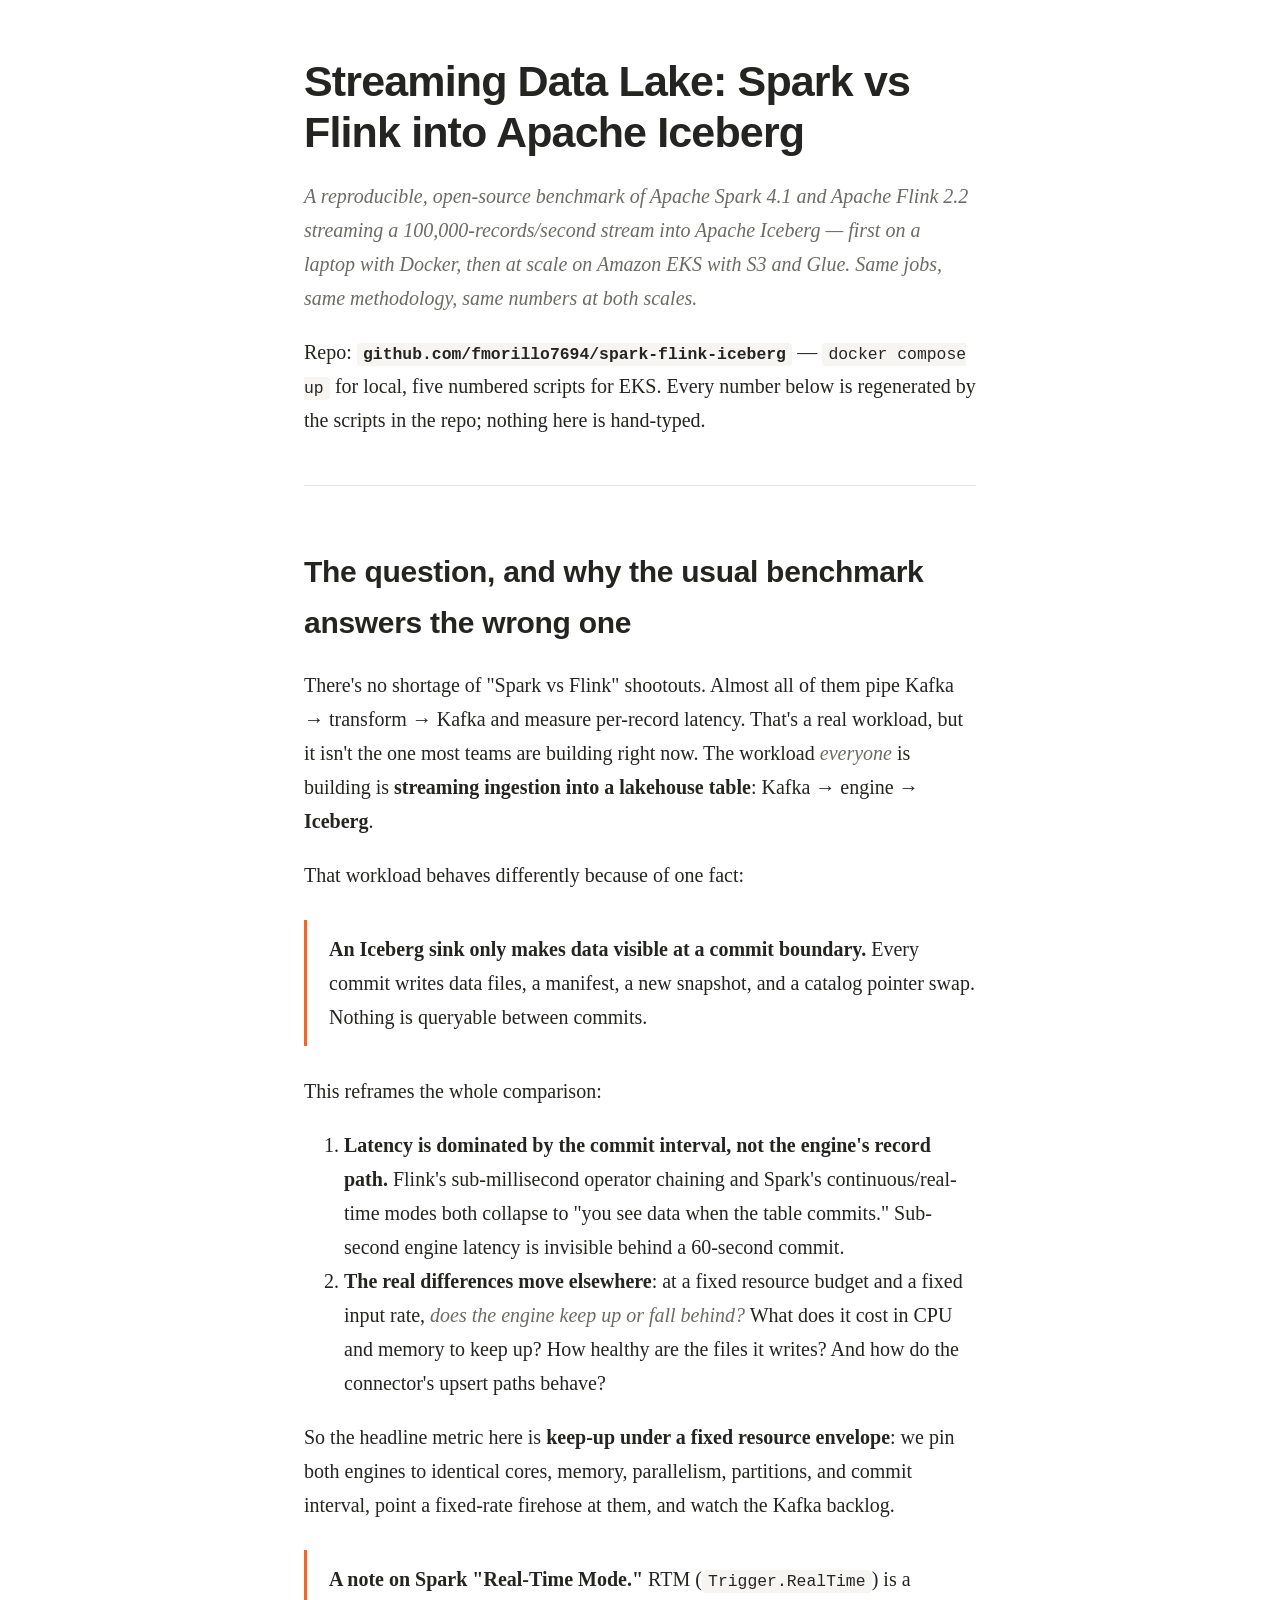
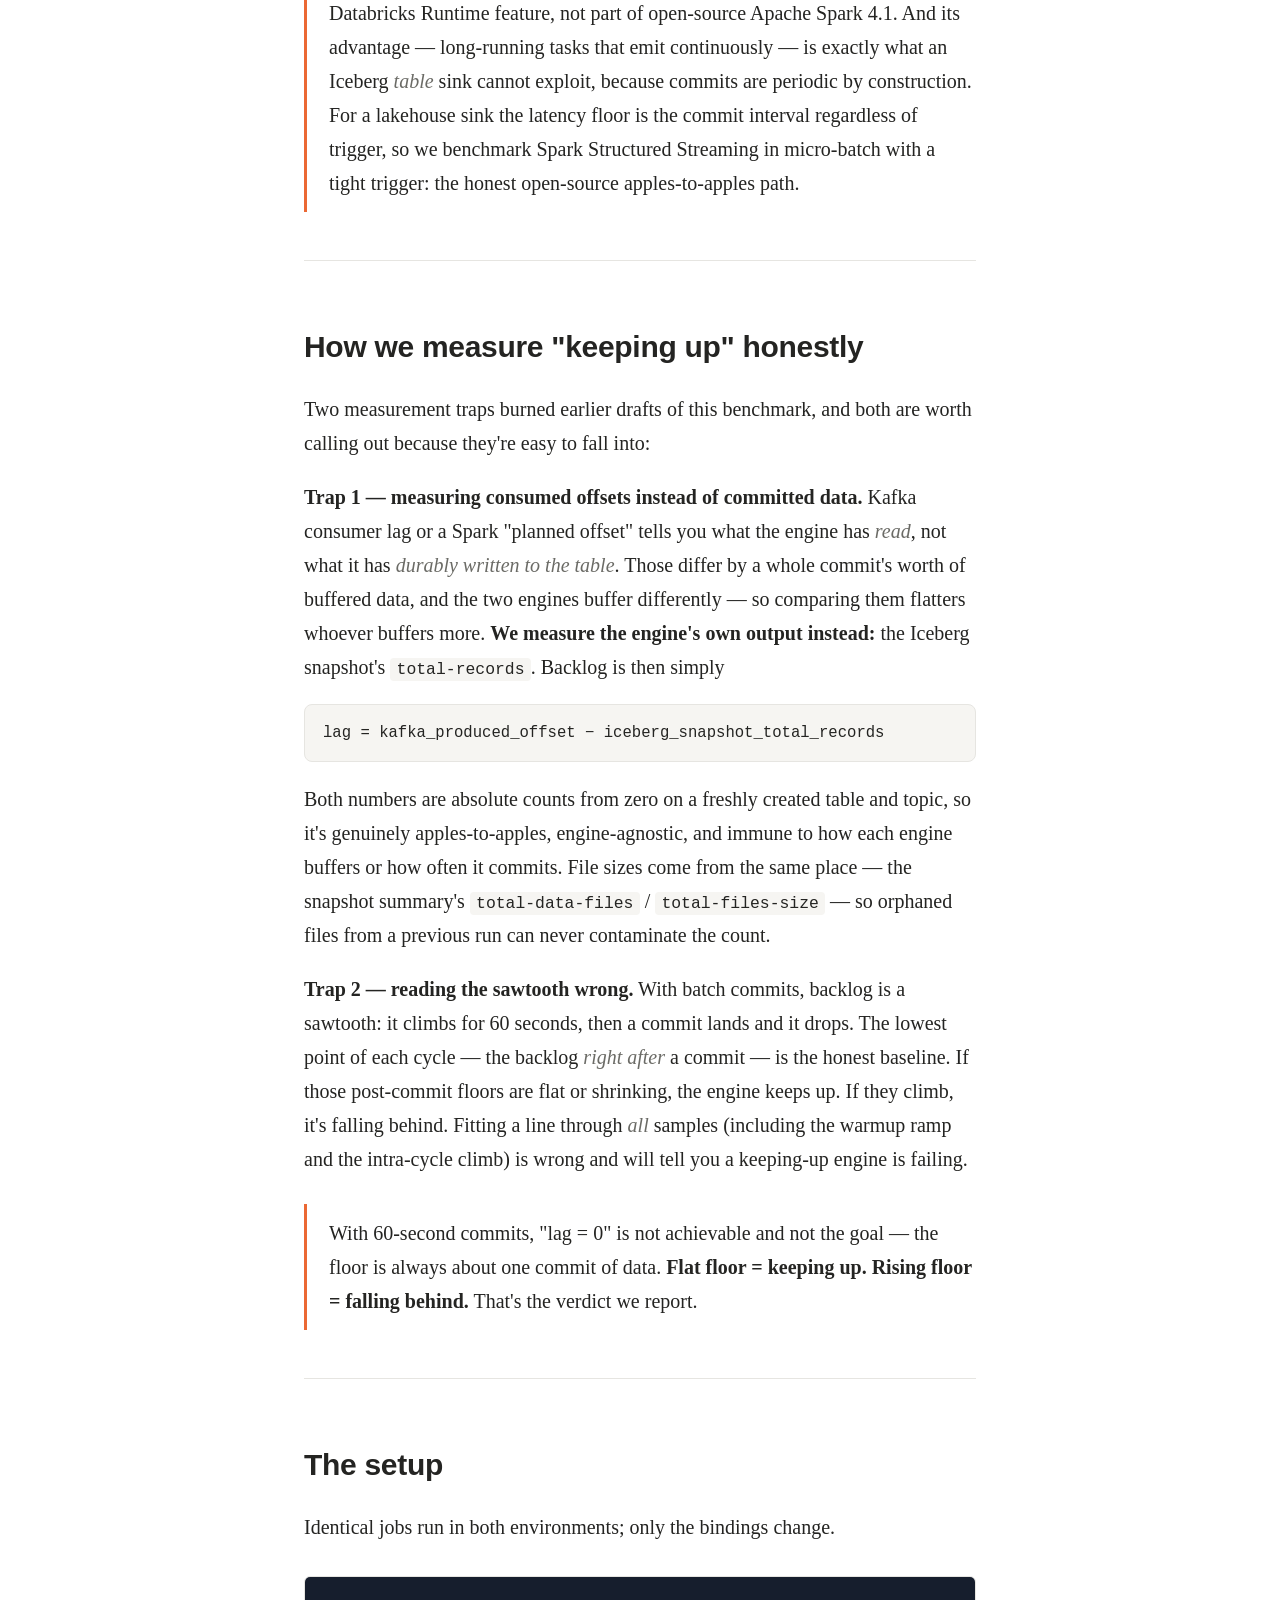
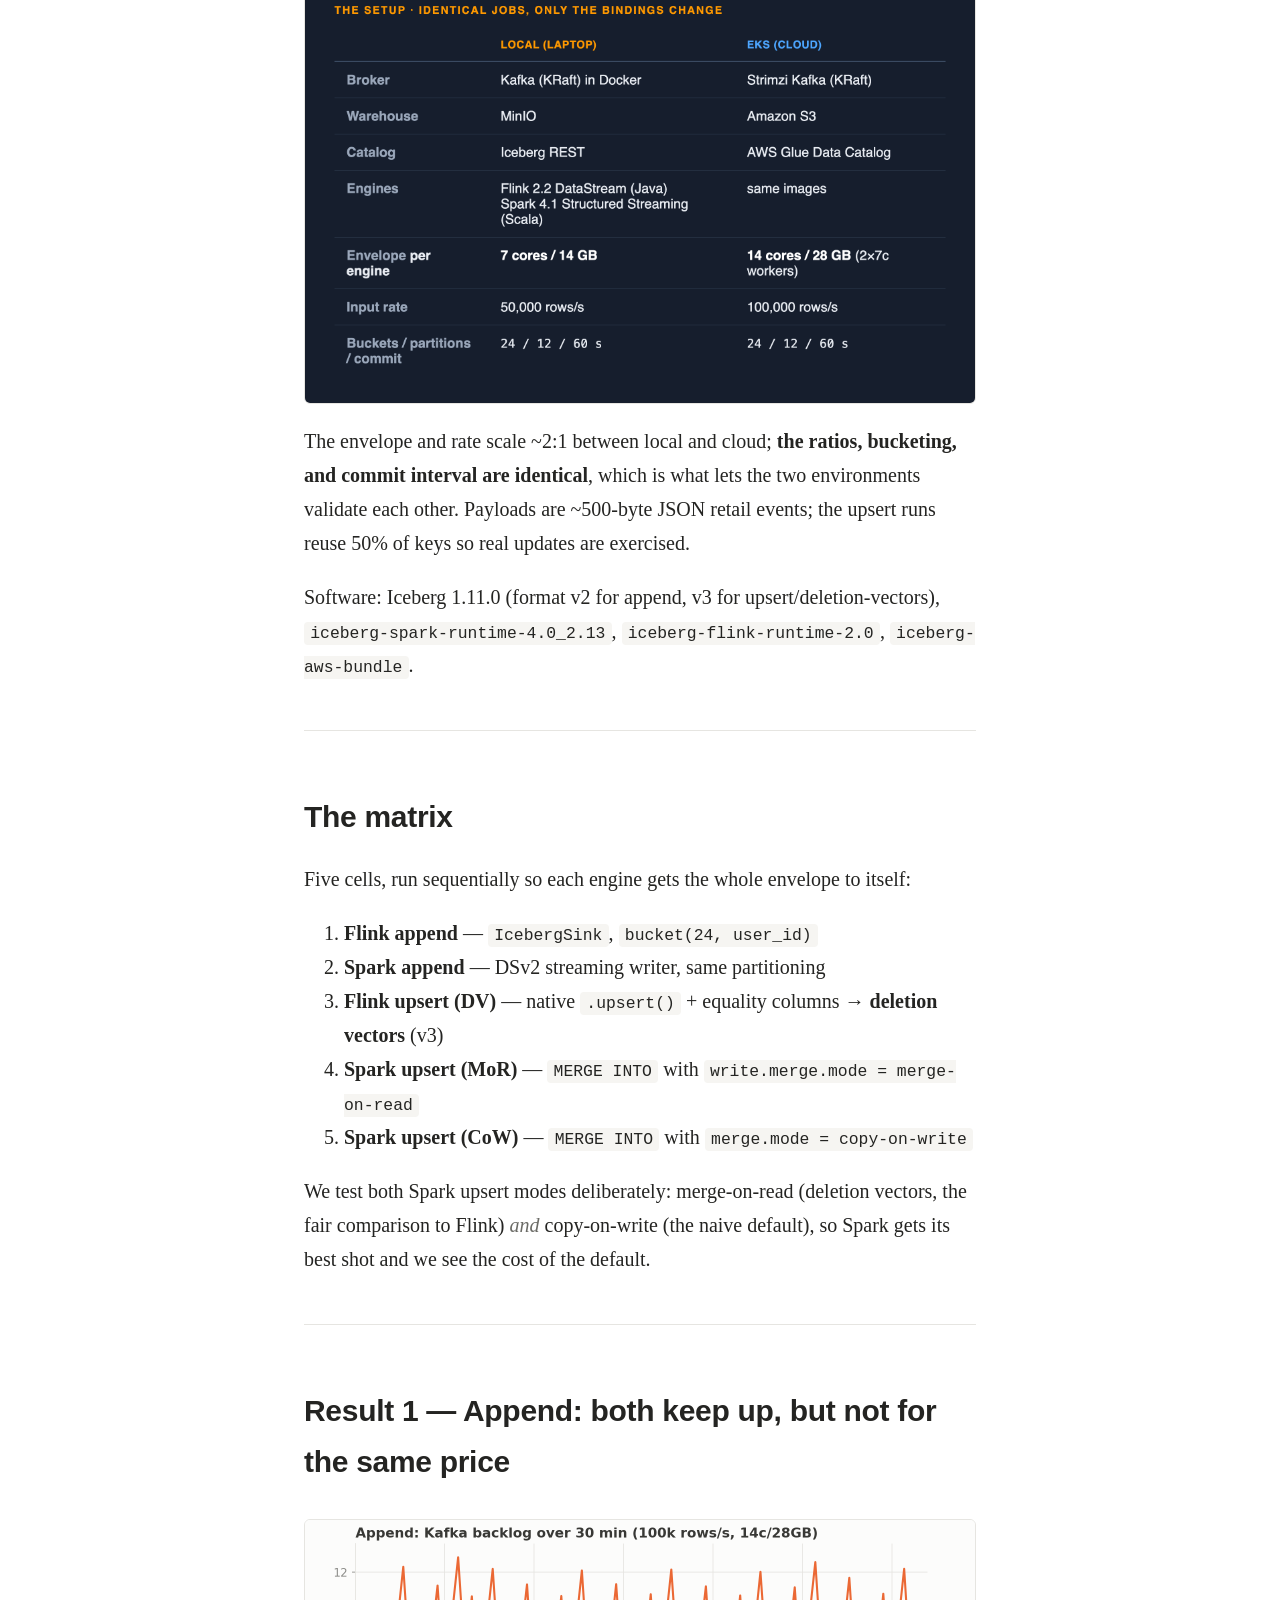
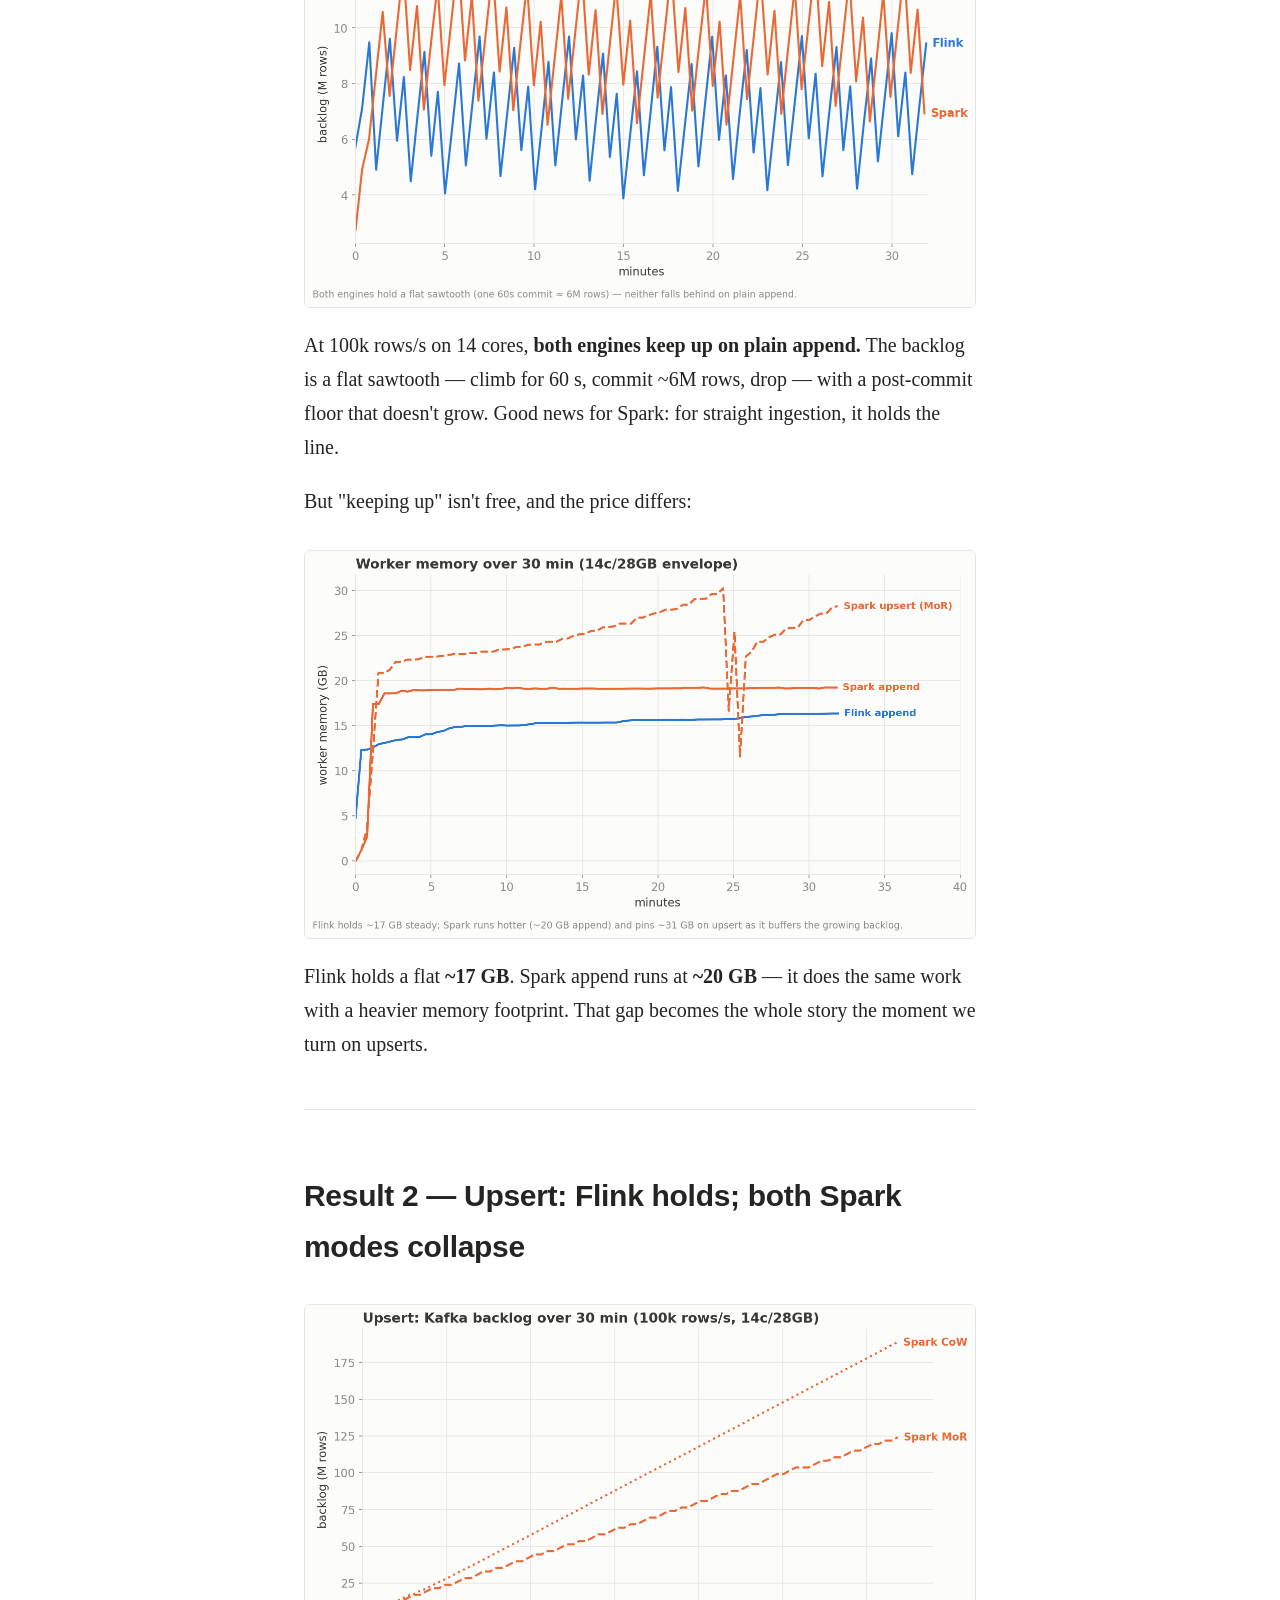
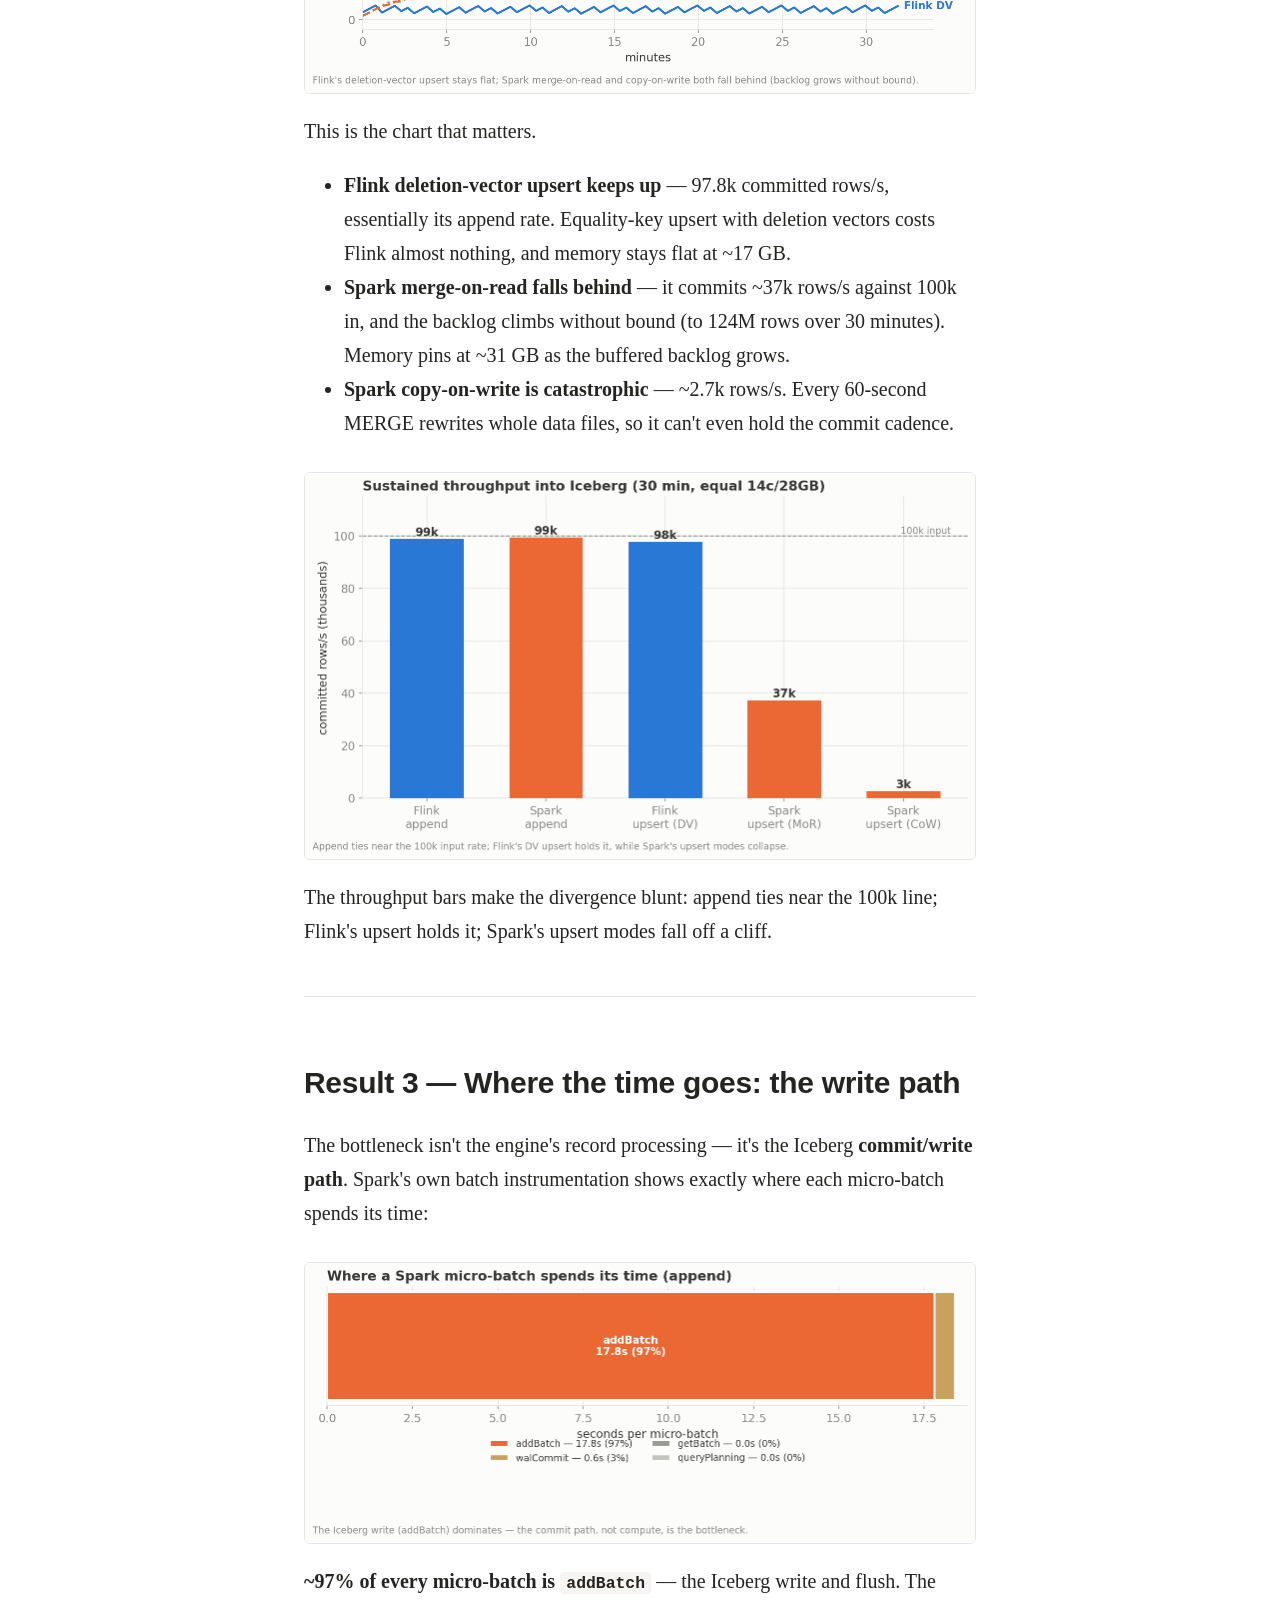
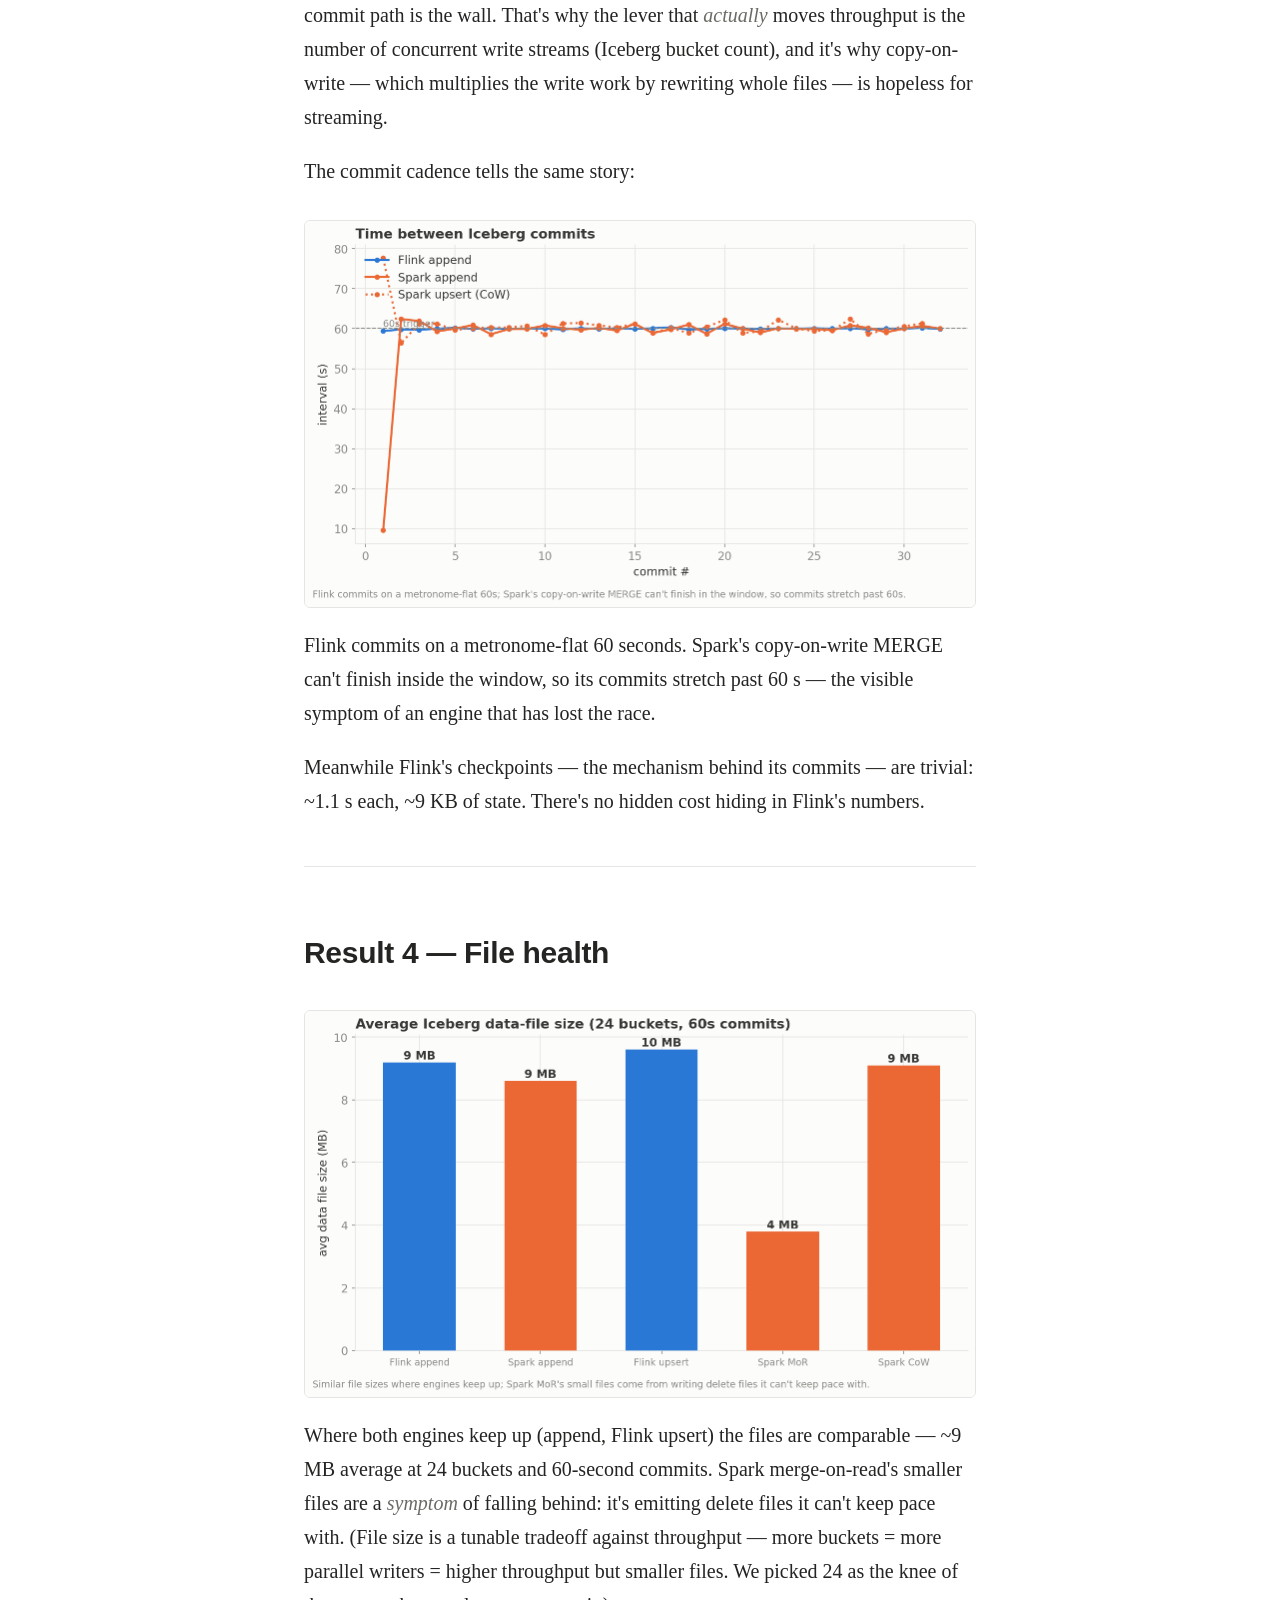
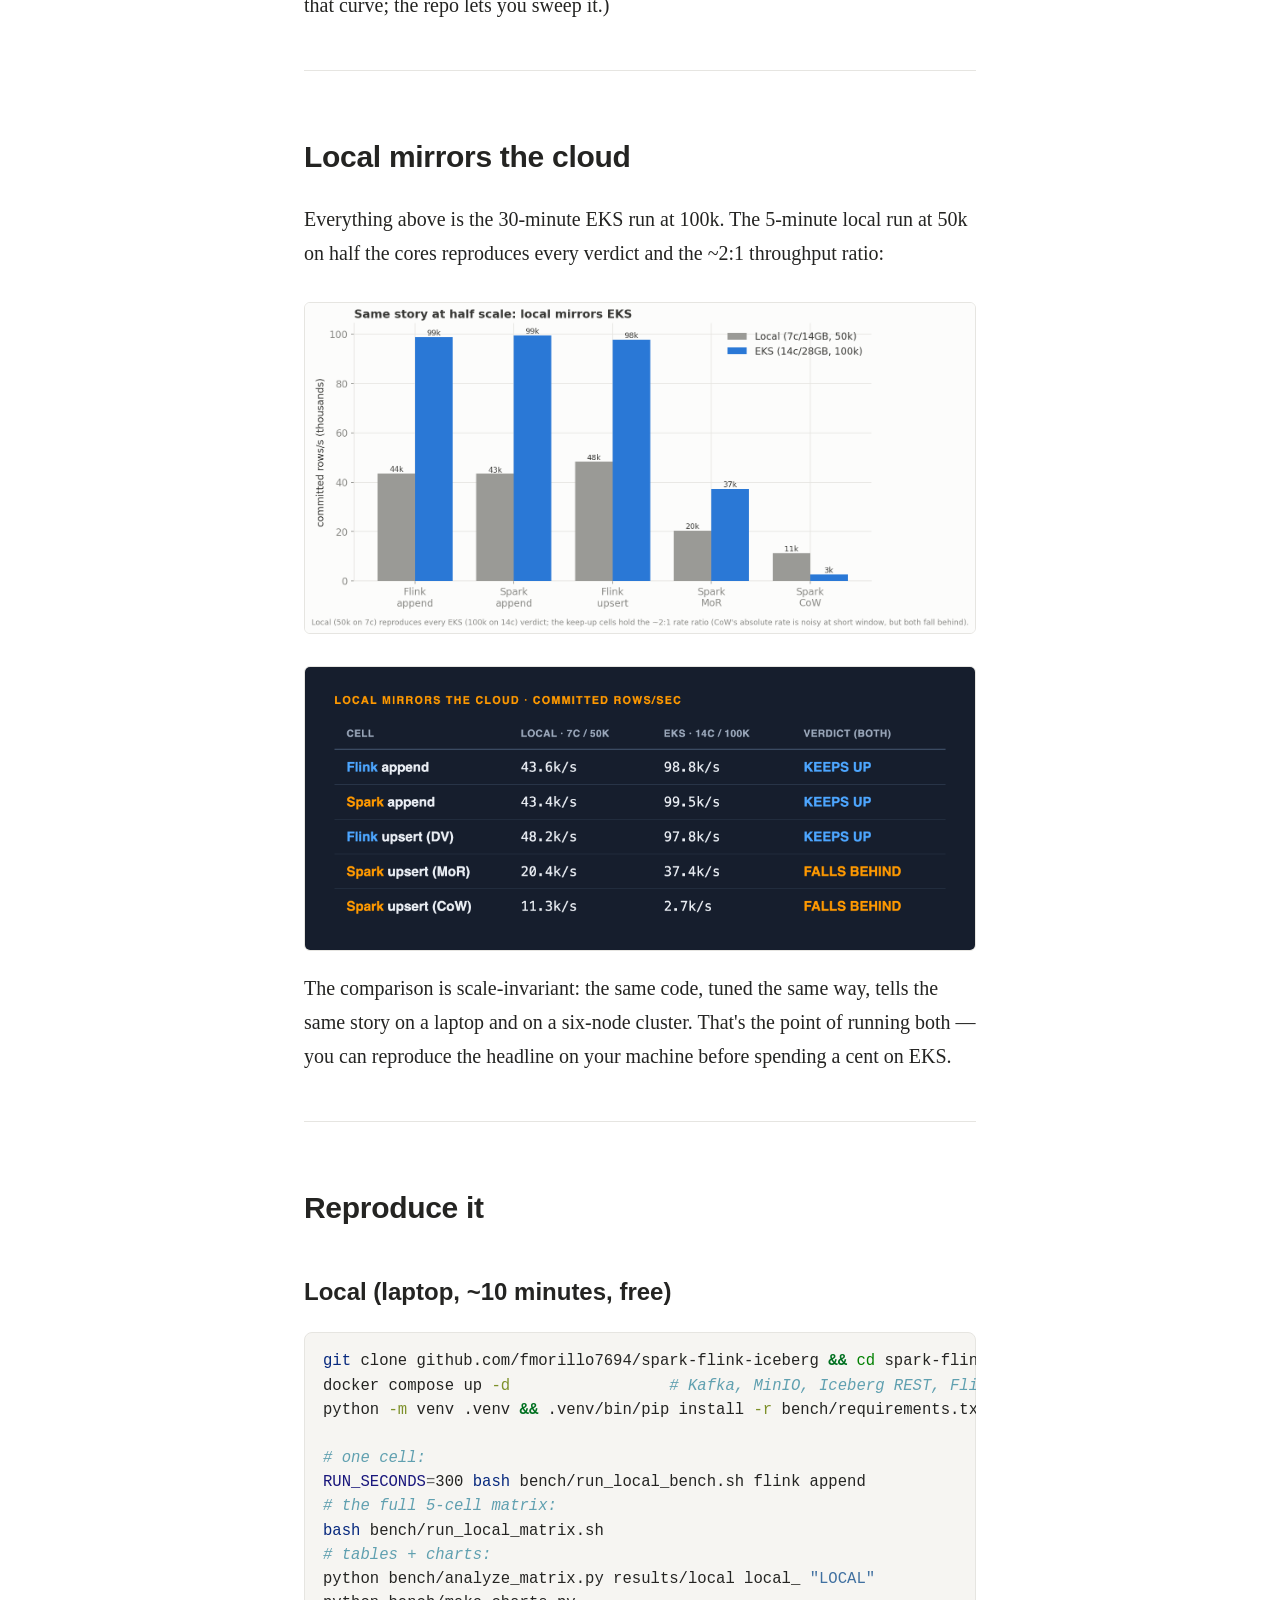
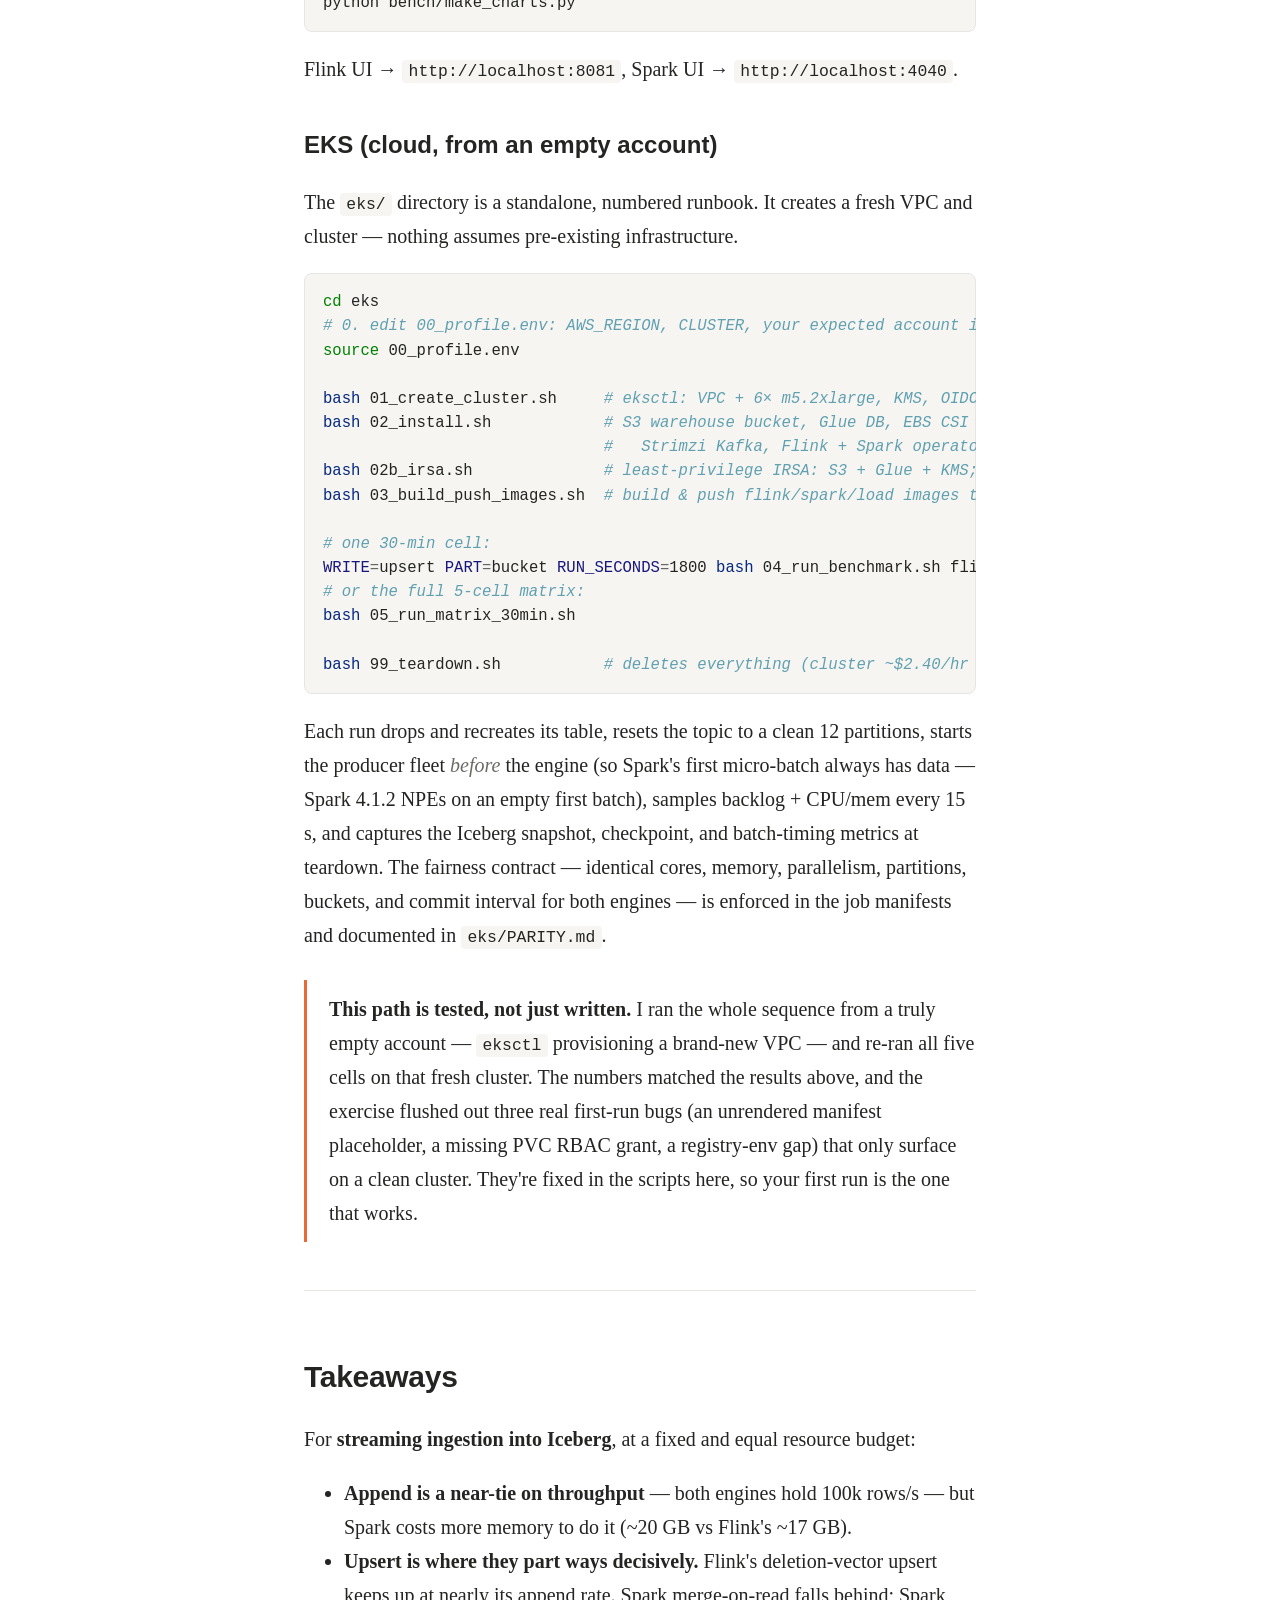
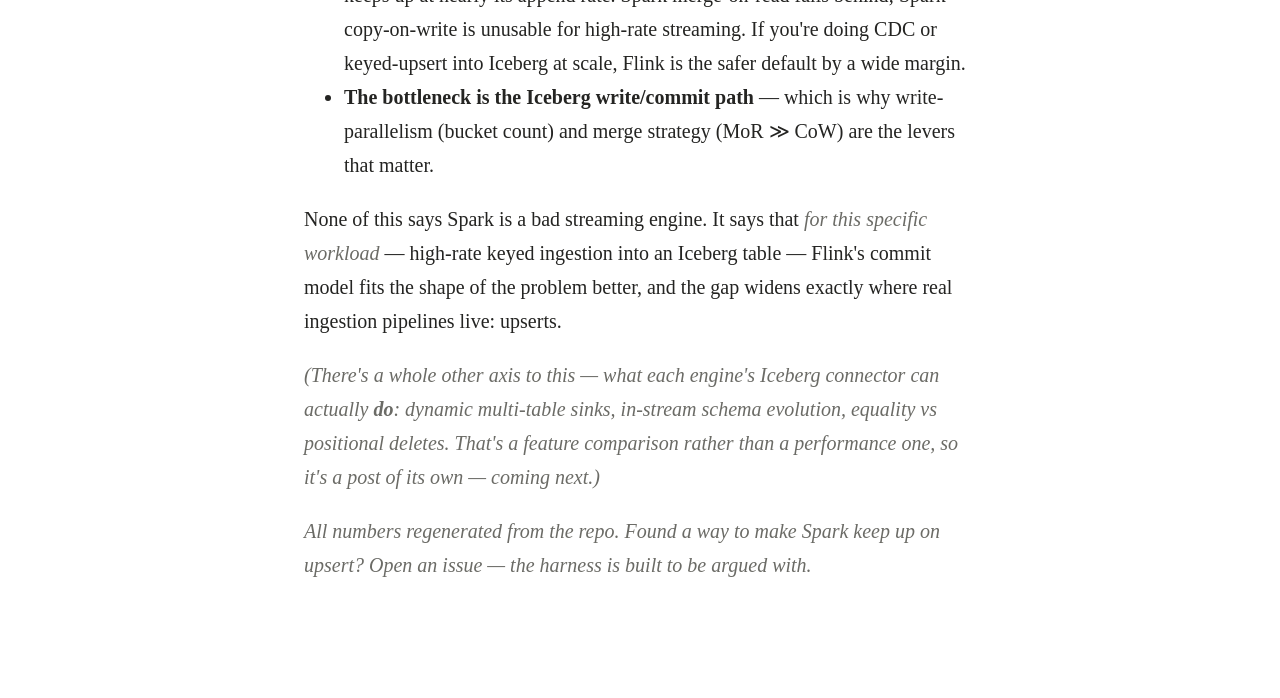
<file: index.html>
<!doctype html>
<meta charset="utf-8">
<title>Spark vs Flink for streaming into Apache Iceberg</title>
<meta http-equiv="refresh" content="0; url=./blog/spark-vs-flink-iceberg.html">
<link rel="canonical" href="./blog/spark-vs-flink-iceberg.html">
<p>Redirecting to <a href="./blog/spark-vs-flink-iceberg.html">the post</a>…</p>
</file>
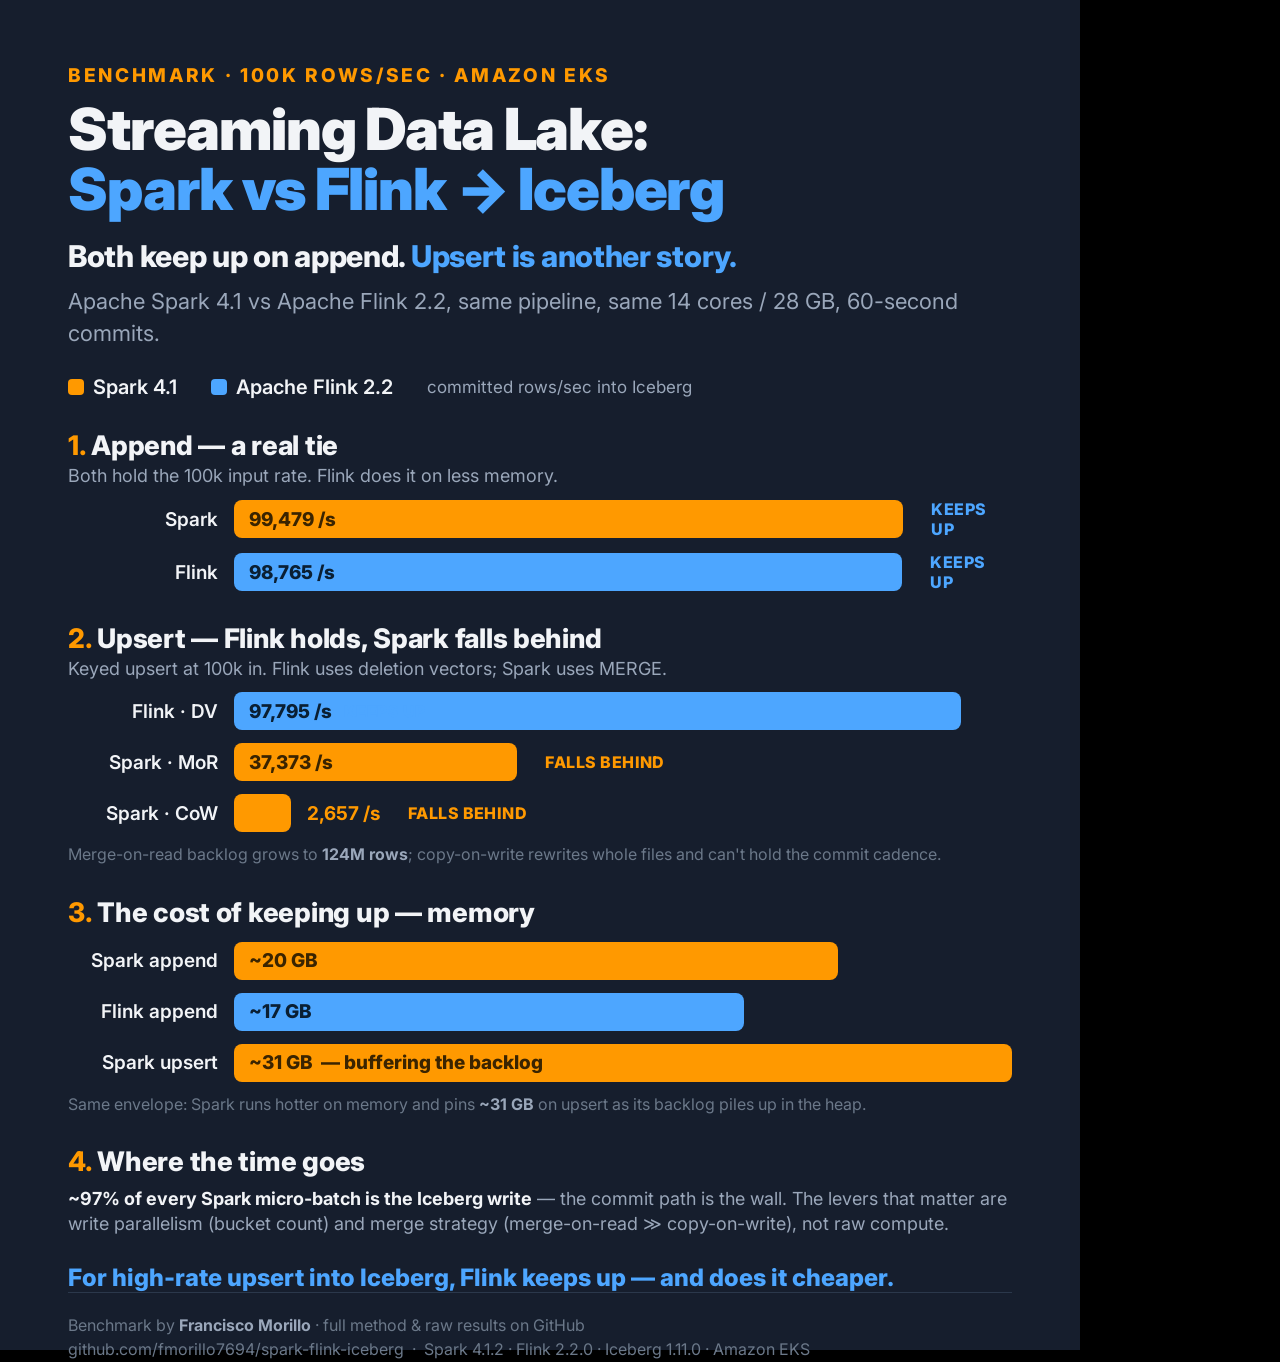
<file: blog/summary_card.html>
<!doctype html>
<html lang="en">
<head>
<meta charset="utf-8">
<style>
  @import url('https://fonts.googleapis.com/css2?family=Inter:wght@400;500;600;700;800;900&display=swap');
  * { margin:0; padding:0; box-sizing:border-box; }
  :root{
    /* AWS palette: Squid Ink navy bg, AWS orange (Spark) + AWS blue (Flink). */
    --bg:#161E2D; --panel:#1b2536; --panel2:#151d2b;
    --ink:#f2f4f7; --muted:#9aa7ba; --faint:#6b7889;
    --spark:#ff9900; --spark-d:#7a4d0a;   /* AWS orange */
    --flink:#4da6ff; --flink-d:#1f4a73;    /* AWS blue */
    --rule:#2b384b;
  }
  html,body{ background:#000; }
  .card{
    width:1080px; height:1350px; background:var(--bg); color:var(--ink);
    font-family:'Inter',system-ui,sans-serif; padding:64px 68px 48px;
    display:flex; flex-direction:column;
  }
  .kicker{ color:var(--spark); font-weight:800; font-size:19px; letter-spacing:.14em; text-transform:uppercase; }
  h1{ font-size:66px; line-height:1.04; font-weight:900; letter-spacing:-.02em; margin-top:14px; }
  h1 .g{ color:var(--flink); }
  .finding{ font-size:30px; font-weight:800; letter-spacing:-.01em; margin-top:18px; color:var(--ink); }
  .finding .fg{ color:var(--flink); }
  .sub{ color:var(--muted); font-size:22px; line-height:1.45; margin-top:12px; font-weight:400; max-width:900px; }
  .legend{ display:flex; gap:34px; margin-top:26px; font-size:20px; font-weight:600; align-items:center; }
  .legend .dot{ display:inline-block; width:16px; height:16px; border-radius:4px; margin-right:9px; vertical-align:-1px; }
  .sec{ margin-top:30px; }
  .sec h2{ font-size:27px; font-weight:800; letter-spacing:-.01em; }
  .sec h2 .n{ color:var(--spark); }
  .sec .cap{ color:var(--muted); font-size:18px; margin-top:3px; font-weight:400; }
  .row{ display:flex; align-items:center; gap:16px; margin-top:13px; }
  .row .lbl{ width:150px; font-size:19px; color:var(--ink); font-weight:600; text-align:right; flex-shrink:0; }
  .bar{ height:38px; border-radius:8px; display:flex; align-items:center; padding:0 15px; font-weight:800; font-size:19px; color:#10192a; white-space:nowrap; }
  .bar.s{ background:var(--spark); color:#3a2400; }
  .bar.f{ background:var(--flink); color:#0a1f33; }
  .bar.sd{ background:linear-gradient(90deg,var(--spark) 0%, var(--spark) 100%); }
  .verdict{ font-size:16px; font-weight:800; margin-left:12px; letter-spacing:.03em; }
  .keep{ color:var(--flink); }
  .behind{ color:var(--spark); }
  .note{ color:var(--faint); font-size:16px; margin-top:11px; line-height:1.4; }
  .note b{ color:var(--muted); }
  .foot{ margin-top:auto; border-top:1px solid var(--rule); padding-top:20px; display:flex; justify-content:space-between; align-items:flex-end; }
  .foot .l{ color:var(--faint); font-size:16px; line-height:1.55; }
  .foot .l b{ color:var(--muted); }
  .foot .brand{ font-size:27px; font-weight:800; color:var(--ink); }
  .foot .brand .v{ color:var(--spark); }
  .kicker-line{ color:var(--flink); font-weight:800; font-size:24px; margin-top:26px; }
</style>
</head>
<body>
<div class="card">
  <div class="kicker">Benchmark · 100K rows/sec · Amazon EKS</div>
  <h1 style="font-size:58px;margin-top:12px">Streaming Data Lake:<br><span class="g">Spark vs Flink → Iceberg</span></h1>
  <div class="finding">Both keep up on append. <span class="fg">Upsert is another story.</span></div>
  <div class="sub">Apache Spark 4.1 vs Apache Flink 2.2, same pipeline, same 14 cores / 28 GB,
  60-second commits.</div>

  <div class="legend">
    <span><span class="dot" style="background:var(--spark)"></span>Spark 4.1</span>
    <span><span class="dot" style="background:var(--flink)"></span>Apache Flink 2.2</span>
    <span style="color:var(--muted);font-weight:400;font-size:17px">committed rows/sec into Iceberg</span>
  </div>

  <!-- 1. APPEND -->
  <div class="sec">
    <h2><span class="n">1.</span> Append — a real tie</h2>
    <div class="cap">Both hold the 100k input rate. Flink does it on less memory.</div>
    <div class="row"><span class="lbl">Spark</span>
      <div class="bar s" style="width:72%">99,479 /s</div><span class="verdict" style="color:var(--flink)">KEEPS UP</span></div>
    <div class="row"><span class="lbl">Flink</span>
      <div class="bar f" style="width:71%">98,765 /s</div><span class="verdict keep">KEEPS UP</span></div>
  </div>

  <!-- 2. UPSERT -->
  <div class="sec">
    <h2><span class="n">2.</span> Upsert — Flink holds, Spark falls behind</h2>
    <div class="cap">Keyed upsert at 100k in. Flink uses deletion vectors; Spark uses MERGE.</div>
    <div class="row"><span class="lbl">Flink · DV</span>
      <div class="bar f" style="width:77%">97,795 /s<span class="verdict keep">KEEPS UP</span></div></div>
    <div class="row"><span class="lbl">Spark · MoR</span>
      <div class="bar s" style="width:30%">37,373 /s</div><span class="verdict behind">FALLS BEHIND</span></div>
    <div class="row"><span class="lbl">Spark · CoW</span>
      <div class="bar s" style="width:6%;padding:0 8px"></div><span style="font-weight:700;font-size:19px;color:var(--spark)">2,657 /s</span><span class="verdict behind">FALLS BEHIND</span></div>
    <div class="note">Merge-on-read backlog grows to <b>124M rows</b>; copy-on-write rewrites whole files and can't hold the commit cadence.</div>
  </div>

  <!-- 3. MEMORY -->
  <div class="sec">
    <h2><span class="n">3.</span> The cost of keeping up — memory</h2>
    <div class="row"><span class="lbl">Spark append</span>
      <div class="bar s" style="width:64%">~20 GB</div></div>
    <div class="row"><span class="lbl">Flink append</span>
      <div class="bar f" style="width:54%">~17 GB</div></div>
    <div class="row"><span class="lbl">Spark upsert</span>
      <div class="bar s" style="width:100%">~31 GB &nbsp;— buffering the backlog</div></div>
    <div class="note">Same envelope: Spark runs hotter on memory and pins <b>~31 GB</b> on upsert as its backlog piles up in the heap.</div>
  </div>

  <!-- 4. WHERE THE TIME GOES -->
  <div class="sec">
    <h2><span class="n">4.</span> Where the time goes</h2>
    <div class="note" style="font-size:18px;color:var(--muted);margin-top:8px">
      <b style="color:var(--ink)">~97% of every Spark micro-batch is the Iceberg write</b> — the commit path is the
      wall. The levers that matter are write parallelism (bucket count) and merge strategy
      (merge-on-read ≫ copy-on-write), not raw compute.</div>
  </div>

  <div class="kicker-line">For high-rate upsert into Iceberg, Flink keeps up — and does it cheaper.</div>

  <div class="foot">
    <div class="l">Benchmark by <b>Francisco Morillo</b> · full method &amp; raw results on GitHub<br>
      github.com/fmorillo7694/spark-flink-iceberg &nbsp;·&nbsp; Spark 4.1.2 · Flink 2.2.0 · Iceberg 1.11.0 · Amazon EKS</div>
  </div>
</div>
</body>
</html>
</file>
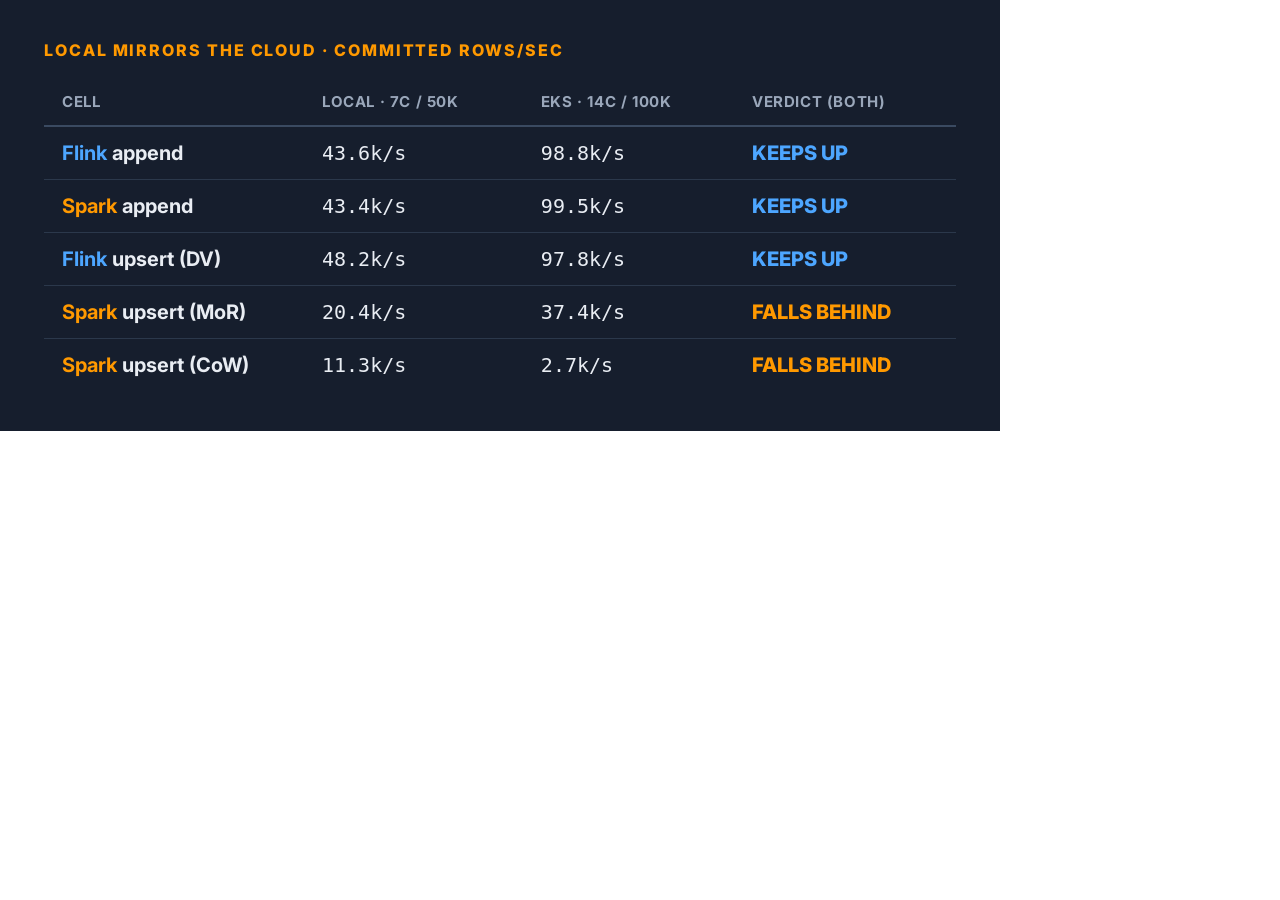
<file: blog/table_results.html>
<!doctype html><html><head><meta charset="utf-8">
<style>
@import url('https://fonts.googleapis.com/css2?family=Inter:wght@400;500;600;700;800&display=swap');
*{margin:0;padding:0;box-sizing:border-box}
body{background:#fff;padding:0}
.wrap{width:1000px;background:#161E2D;padding:40px 44px;font-family:'Inter',sans-serif}
.cap{color:#ff9900;font-weight:800;font-size:16px;letter-spacing:.12em;text-transform:uppercase;margin-bottom:18px}
table{border-collapse:collapse;width:100%;font-size:20px}
th,td{padding:14px 18px;text-align:left;border-bottom:1px solid #2b384b;color:#e9edf3}
th{color:#9aa7ba;font-weight:700;font-size:15px;letter-spacing:.04em;text-transform:uppercase;border-bottom:2px solid #3a4a61}
td.k{font-weight:700;width:260px}
td.num{font-family:ui-monospace,Menlo,monospace}
tr:last-child td{border-bottom:none}
.keep{color:#4da6ff;font-weight:800}
.behind{color:#ff9900;font-weight:800}
.f{color:#4da6ff}.s{color:#ff9900}
</style></head><body>
<div class="wrap">
  <div class="cap">Local mirrors the cloud · committed rows/sec</div>
  <table>
    <tr><th>Cell</th><th>Local · 7c / 50k</th><th>EKS · 14c / 100k</th><th>Verdict (both)</th></tr>
    <tr><td class="k"><span class="f">Flink</span> append</td><td class="num">43.6k/s</td><td class="num">98.8k/s</td><td class="keep">KEEPS UP</td></tr>
    <tr><td class="k"><span class="s">Spark</span> append</td><td class="num">43.4k/s</td><td class="num">99.5k/s</td><td class="keep">KEEPS UP</td></tr>
    <tr><td class="k"><span class="f">Flink</span> upsert (DV)</td><td class="num">48.2k/s</td><td class="num">97.8k/s</td><td class="keep">KEEPS UP</td></tr>
    <tr><td class="k"><span class="s">Spark</span> upsert (MoR)</td><td class="num">20.4k/s</td><td class="num">37.4k/s</td><td class="behind">FALLS BEHIND</td></tr>
    <tr><td class="k"><span class="s">Spark</span> upsert (CoW)</td><td class="num">11.3k/s</td><td class="num">2.7k/s</td><td class="behind">FALLS BEHIND</td></tr>
  </table>
</div></body></html>
</file>
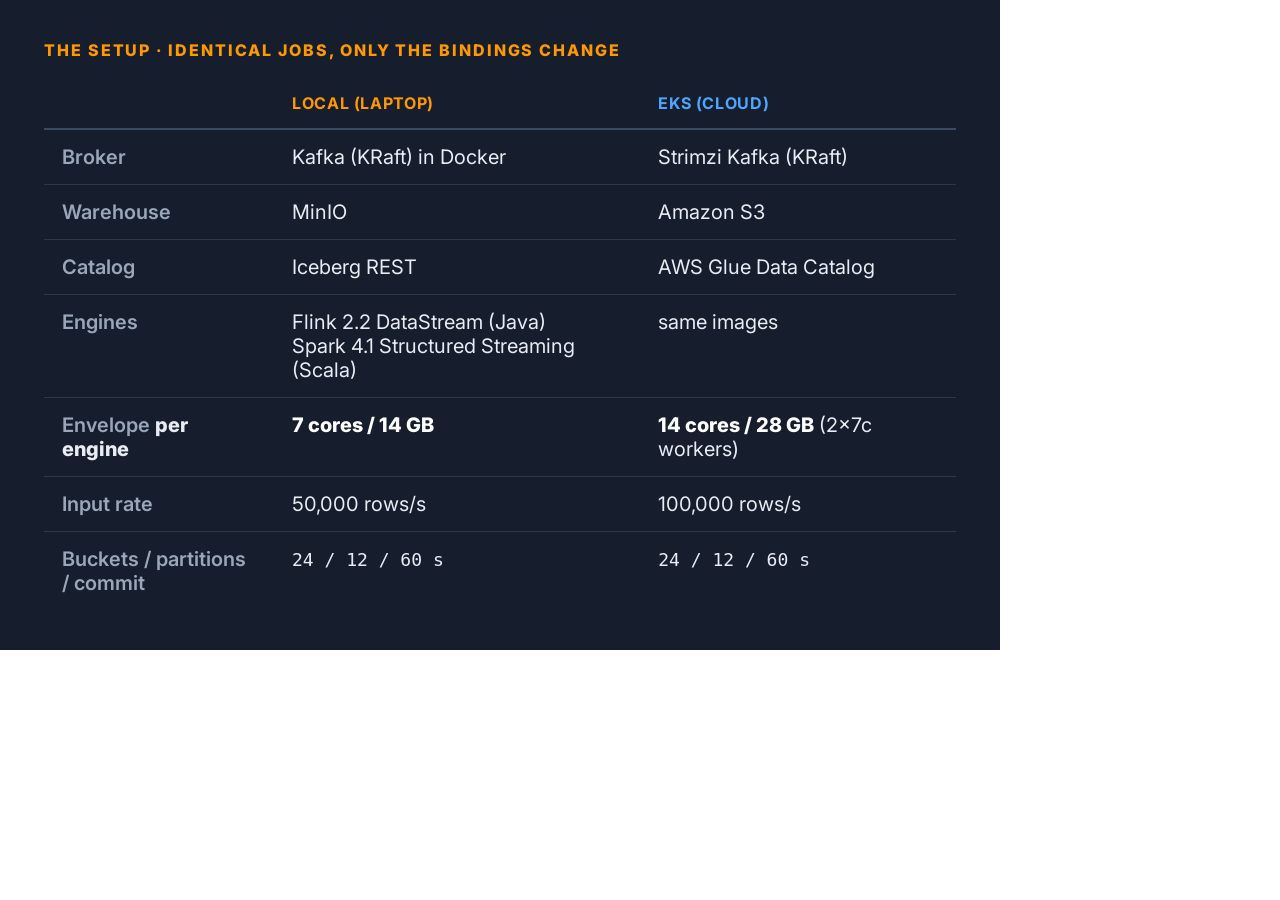
<file: blog/table_setup.html>
<!doctype html><html><head><meta charset="utf-8">
<style>
@import url('https://fonts.googleapis.com/css2?family=Inter:wght@400;500;600;700;800&display=swap');
*{margin:0;padding:0;box-sizing:border-box}
body{background:#fff;padding:0}
.wrap{width:1000px;background:#161E2D;padding:40px 44px;font-family:'Inter',sans-serif}
.cap{color:#ff9900;font-weight:800;font-size:16px;letter-spacing:.12em;text-transform:uppercase;margin-bottom:18px}
table{border-collapse:collapse;width:100%;font-size:20px}
th,td{padding:15px 18px;text-align:left;border-bottom:1px solid #2b384b;color:#e9edf3;vertical-align:top}
th{color:#9aa7ba;font-weight:700;font-size:16px;letter-spacing:.04em;text-transform:uppercase;border-bottom:2px solid #3a4a61}
th.local{color:#ff9900}th.eks{color:#4da6ff}
td.k{color:#9aa7ba;font-weight:600;width:230px}
tr:last-child td{border-bottom:none}
b{color:#fff;font-weight:800}
.mono{font-family:ui-monospace,Menlo,monospace;font-size:18px}
</style></head><body>
<div class="wrap">
  <div class="cap">The setup · identical jobs, only the bindings change</div>
  <table>
    <tr><th></th><th class="local">Local (laptop)</th><th class="eks">EKS (cloud)</th></tr>
    <tr><td class="k">Broker</td><td>Kafka (KRaft) in Docker</td><td>Strimzi Kafka (KRaft)</td></tr>
    <tr><td class="k">Warehouse</td><td>MinIO</td><td>Amazon S3</td></tr>
    <tr><td class="k">Catalog</td><td>Iceberg REST</td><td>AWS Glue Data Catalog</td></tr>
    <tr><td class="k">Engines</td><td>Flink 2.2 DataStream (Java)<br>Spark 4.1 Structured Streaming (Scala)</td><td>same images</td></tr>
    <tr><td class="k">Envelope <span style="font-weight:800;color:#e9edf3">per engine</span></td><td><b>7 cores / 14 GB</b></td><td><b>14 cores / 28 GB</b> (2×7c workers)</td></tr>
    <tr><td class="k">Input rate</td><td>50,000 rows/s</td><td>100,000 rows/s</td></tr>
    <tr><td class="k">Buckets / partitions / commit</td><td><span class="mono">24 / 12 / 60 s</span></td><td><span class="mono">24 / 12 / 60 s</span></td></tr>
  </table>
</div></body></html>
</file>
